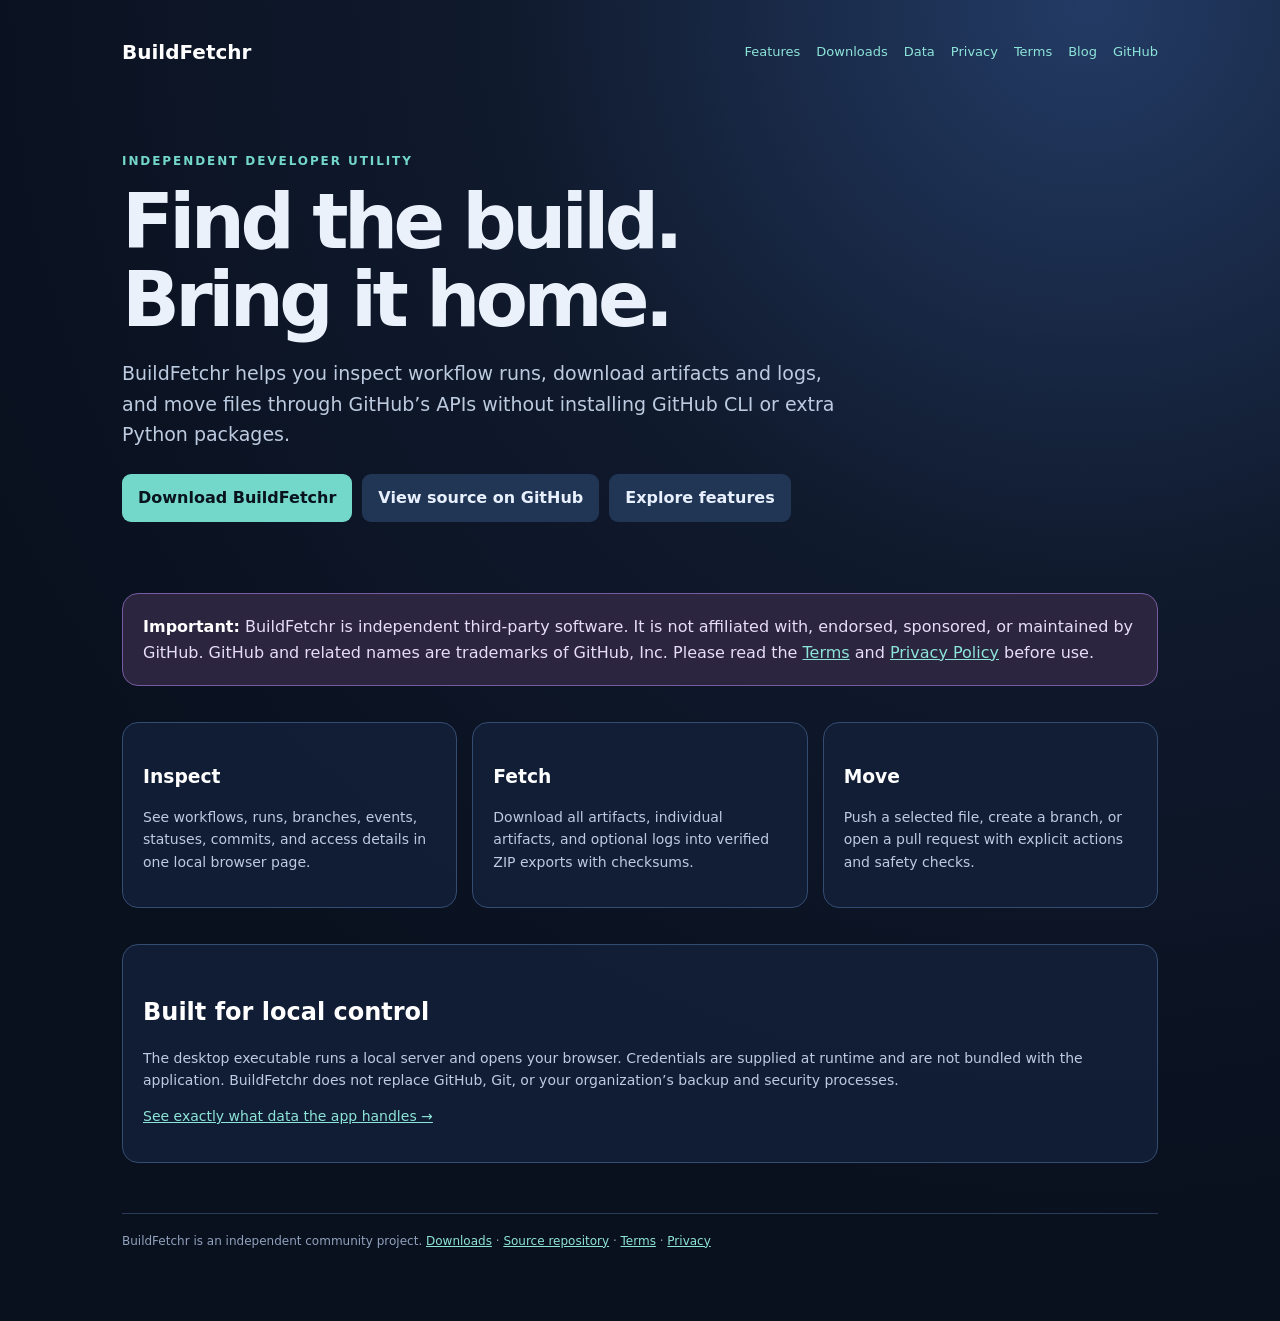
<file: docs/index.html>
<!doctype html>
<html lang="en">
<head>
  <meta charset="utf-8">
  <meta name="viewport" content="width=device-width,initial-scale=1">
  <title>BuildFetchr — independent build utility</title>
  <link rel="stylesheet" href="style.css">
</head>
<body>
  <div class="shell">
    <nav>
      <a href="index.html"><strong>BuildFetchr</strong></a>
      <span>
        <a href="features.html">Features</a>
        <a href="releases.html">Downloads</a>
        <a href="data.html">Data</a>
        <a href="privacy.html">Privacy</a>
        <a href="terms.html">Terms</a>
        <a href="blog/index.html">Blog</a>
        <a href="https://github.com/TITANICBHAI/BuildFetchr">GitHub</a>
      </span>
    </nav>
    <section class="hero">
      <div class="eyebrow">Independent developer utility</div>
      <h1>Find the build.<br>Bring it home.</h1>
      <p class="lead">BuildFetchr helps you inspect workflow runs, download artifacts and logs, and move files through GitHub’s APIs without installing GitHub CLI or extra Python packages.</p>
      <div class="cta">
        <a class="button" href="releases.html">Download BuildFetchr</a>
        <a class="button secondary" href="https://github.com/TITANICBHAI/BuildFetchr">View source on GitHub</a>
        <a class="button secondary" href="features.html">Explore features</a>
      </div>
    </section>
    <div class="notice"><strong>Important:</strong> BuildFetchr is independent third-party software. It is not affiliated with, endorsed, sponsored, or maintained by GitHub. GitHub and related names are trademarks of GitHub, Inc. Please read the <a href="terms.html">Terms</a> and <a href="privacy.html">Privacy Policy</a> before use.</div>
    <div class="grid">
      <article class="card"><h3>Inspect</h3><p>See workflows, runs, branches, events, statuses, commits, and access details in one local browser page.</p></article>
      <article class="card"><h3>Fetch</h3><p>Download all artifacts, individual artifacts, and optional logs into verified ZIP exports with checksums.</p></article>
      <article class="card"><h3>Move</h3><p>Push a selected file, create a branch, or open a pull request with explicit actions and safety checks.</p></article>
    </div>
    <section class="card"><h2>Built for local control</h2><p>The desktop executable runs a local server and opens your browser. Credentials are supplied at runtime and are not bundled with the application. BuildFetchr does not replace GitHub, Git, or your organization’s backup and security processes.</p><p><a href="data.html">See exactly what data the app handles →</a></p></section>
    <footer>BuildFetchr is an independent community project. <a href="releases.html">Downloads</a> · <a href="https://github.com/TITANICBHAI/BuildFetchr">Source repository</a> · <a href="terms.html">Terms</a> · <a href="privacy.html">Privacy</a></footer>
  </div>
</body>
</html>
</file>
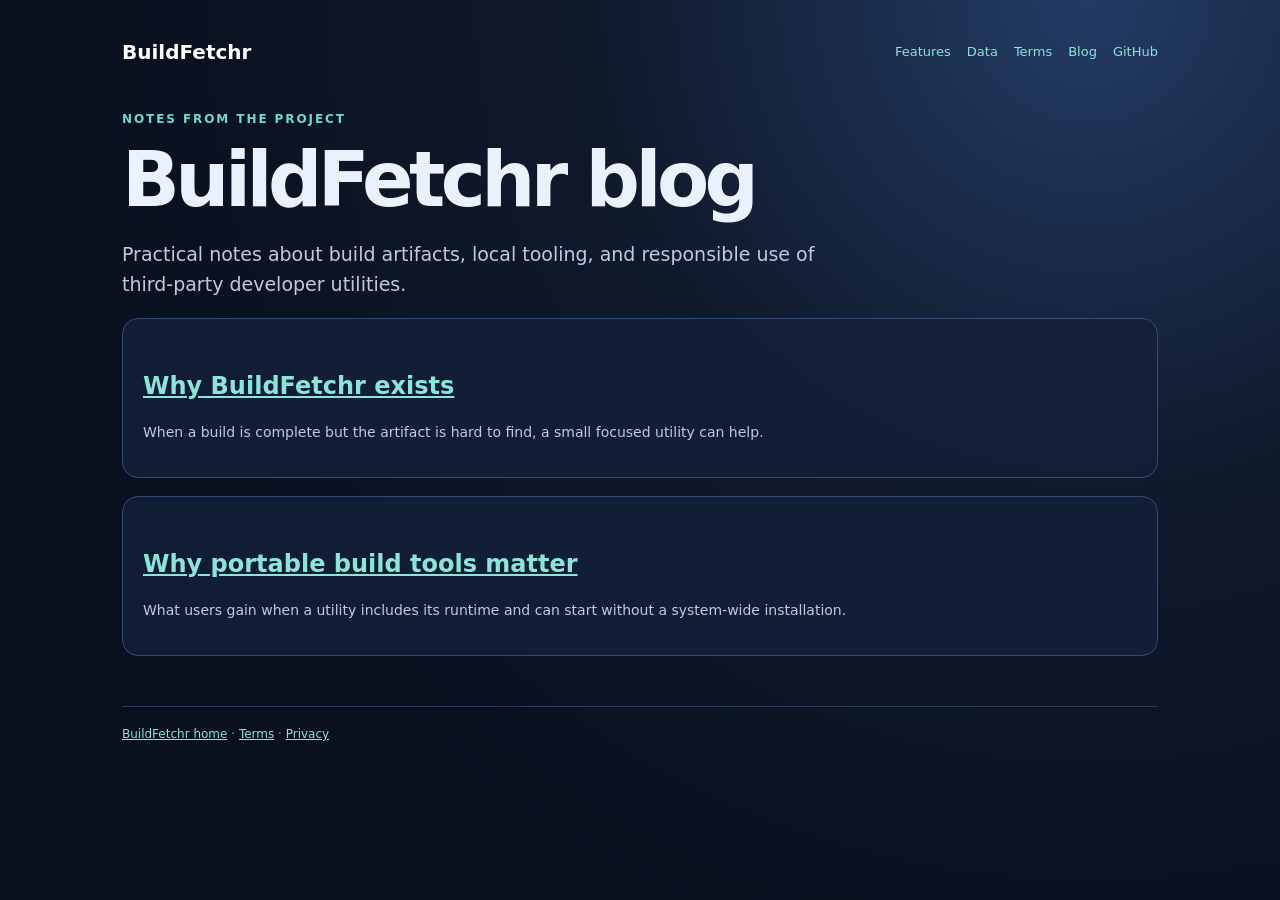
<file: docs/blog/index.html>
<!doctype html>
<html lang="en"><head><meta charset="utf-8"><meta name="viewport" content="width=device-width,initial-scale=1"><title>Blog — BuildFetchr</title><link rel="stylesheet" href="../style.css"></head>
<body><div class="shell"><nav><a href="../index.html"><strong>BuildFetchr</strong></a><span><a href="../features.html">Features</a><a href="../data.html">Data</a><a href="../terms.html">Terms</a><a href="index.html">Blog</a><a href="https://github.com/TITANICBHAI/github-build-fetcher">GitHub</a></span></nav><div class="eyebrow">Notes from the project</div><h1>BuildFetchr blog</h1><p class="lead">Practical notes about build artifacts, local tooling, and responsible use of third-party developer utilities.</p><article class="card"><h2><a href="why-buildfetchr.html">Why BuildFetchr exists</a></h2><p>When a build is complete but the artifact is hard to find, a small focused utility can help.</p></article><article class="card"><h2><a href="portable-build-tools.html">Why portable build tools matter</a></h2><p>What users gain when a utility includes its runtime and can start without a system-wide installation.</p></article><footer><a href="../index.html">BuildFetchr home</a> · <a href="../terms.html">Terms</a> · <a href="../privacy.html">Privacy</a></footer></div></body></html>
</file>
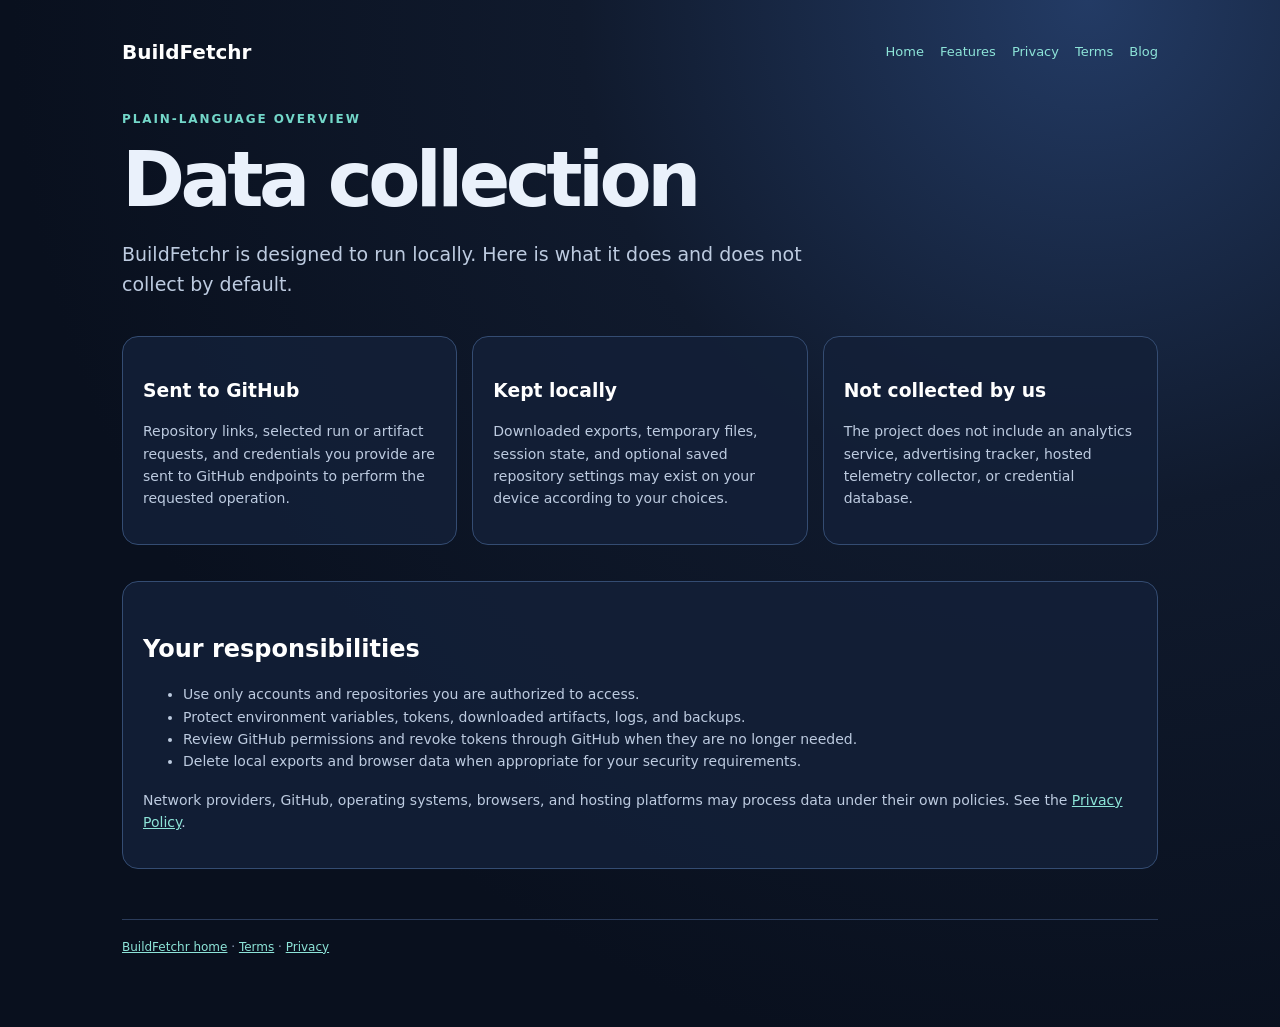
<file: docs/data.html>
<!doctype html>
<html lang="en"><head><meta charset="utf-8"><meta name="viewport" content="width=device-width,initial-scale=1"><title>Data collection — BuildFetchr</title><link rel="stylesheet" href="style.css"></head>
<body><div class="shell"><nav><a href="index.html"><strong>BuildFetchr</strong></a><span><a href="index.html">Home</a><a href="features.html">Features</a><a href="privacy.html">Privacy</a><a href="terms.html">Terms</a><a href="blog/index.html">Blog</a></span></nav><div class="eyebrow">Plain-language overview</div><h1>Data collection</h1><p class="lead">BuildFetchr is designed to run locally. Here is what it does and does not collect by default.</p><div class="grid"><article class="card"><h3>Sent to GitHub</h3><p>Repository links, selected run or artifact requests, and credentials you provide are sent to GitHub endpoints to perform the requested operation.</p></article><article class="card"><h3>Kept locally</h3><p>Downloaded exports, temporary files, session state, and optional saved repository settings may exist on your device according to your choices.</p></article><article class="card"><h3>Not collected by us</h3><p>The project does not include an analytics service, advertising tracker, hosted telemetry collector, or credential database.</p></article></div><section class="card"><h2>Your responsibilities</h2><ul><li>Use only accounts and repositories you are authorized to access.</li><li>Protect environment variables, tokens, downloaded artifacts, logs, and backups.</li><li>Review GitHub permissions and revoke tokens through GitHub when they are no longer needed.</li><li>Delete local exports and browser data when appropriate for your security requirements.</li></ul><p class="muted">Network providers, GitHub, operating systems, browsers, and hosting platforms may process data under their own policies. See the <a href="privacy.html">Privacy Policy</a>.</p></section><footer><a href="index.html">BuildFetchr home</a> · <a href="terms.html">Terms</a> · <a href="privacy.html">Privacy</a></footer></div></body></html>
</file>
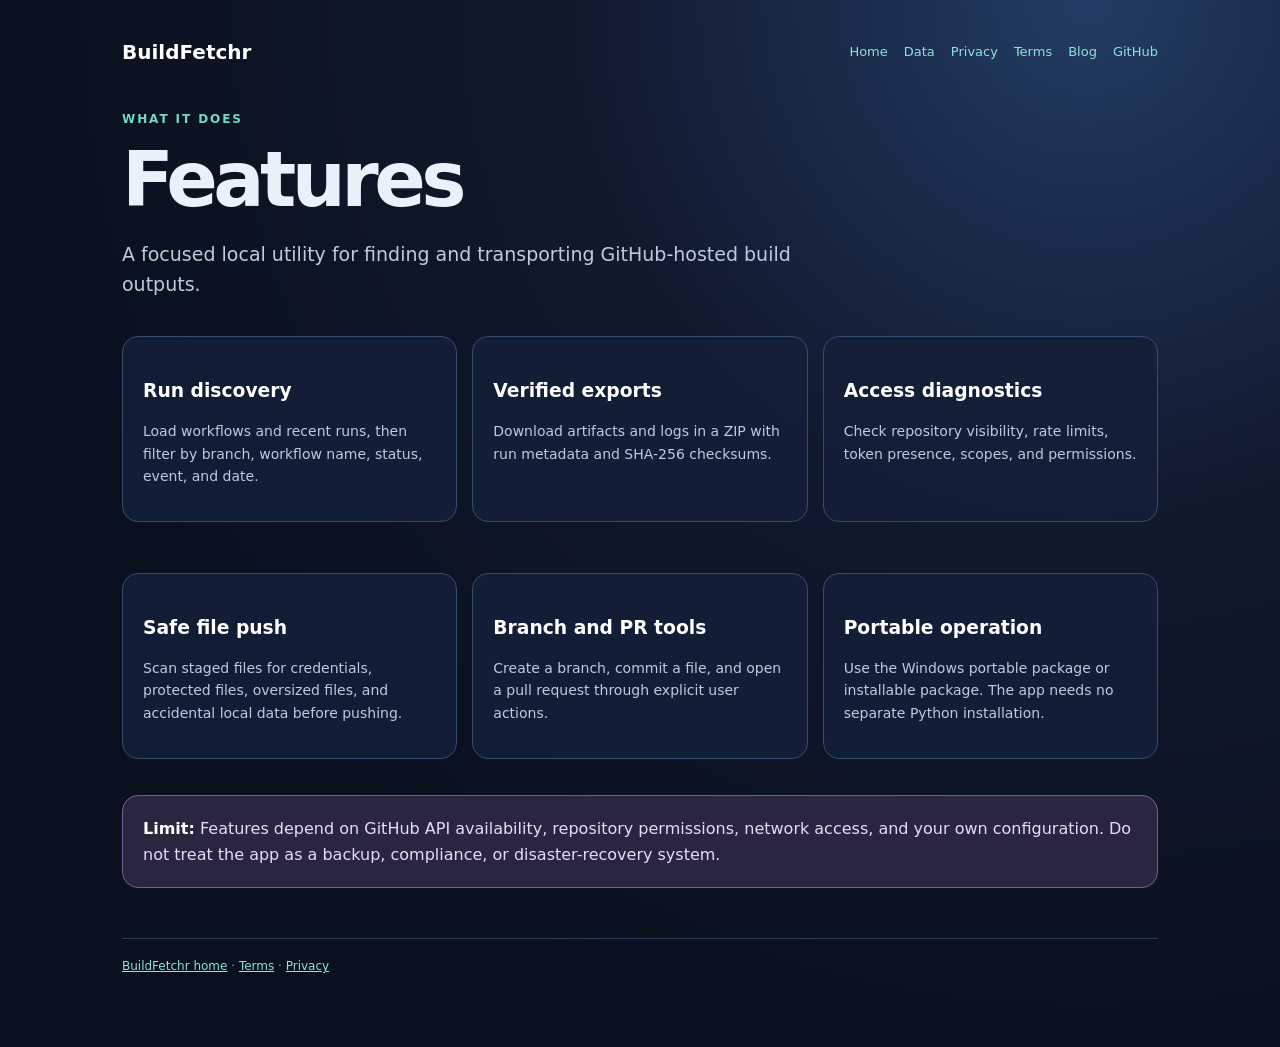
<file: docs/features.html>
<!doctype html>
<html lang="en"><head><meta charset="utf-8"><meta name="viewport" content="width=device-width,initial-scale=1"><title>Features — BuildFetchr</title><link rel="stylesheet" href="style.css"></head>
<body><div class="shell"><nav><a href="index.html"><strong>BuildFetchr</strong></a><span><a href="index.html">Home</a><a href="data.html">Data</a><a href="privacy.html">Privacy</a><a href="terms.html">Terms</a><a href="blog/index.html">Blog</a><a href="https://github.com/TITANICBHAI/github-build-fetcher">GitHub</a></span></nav><div class="eyebrow">What it does</div><h1>Features</h1><p class="lead">A focused local utility for finding and transporting GitHub-hosted build outputs.</p><div class="grid"><article class="card"><h3>Run discovery</h3><p>Load workflows and recent runs, then filter by branch, workflow name, status, event, and date.</p></article><article class="card"><h3>Verified exports</h3><p>Download artifacts and logs in a ZIP with run metadata and SHA-256 checksums.</p></article><article class="card"><h3>Access diagnostics</h3><p>Check repository visibility, rate limits, token presence, scopes, and permissions.</p></article><article class="card"><h3>Safe file push</h3><p>Scan staged files for credentials, protected files, oversized files, and accidental local data before pushing.</p></article><article class="card"><h3>Branch and PR tools</h3><p>Create a branch, commit a file, and open a pull request through explicit user actions.</p></article><article class="card"><h3>Portable operation</h3><p>Use the Windows portable package or installable package. The app needs no separate Python installation.</p></article></div><div class="notice"><strong>Limit:</strong> Features depend on GitHub API availability, repository permissions, network access, and your own configuration. Do not treat the app as a backup, compliance, or disaster-recovery system.</div><footer><a href="index.html">BuildFetchr home</a> · <a href="terms.html">Terms</a> · <a href="privacy.html">Privacy</a></footer></div></body></html>
</file>
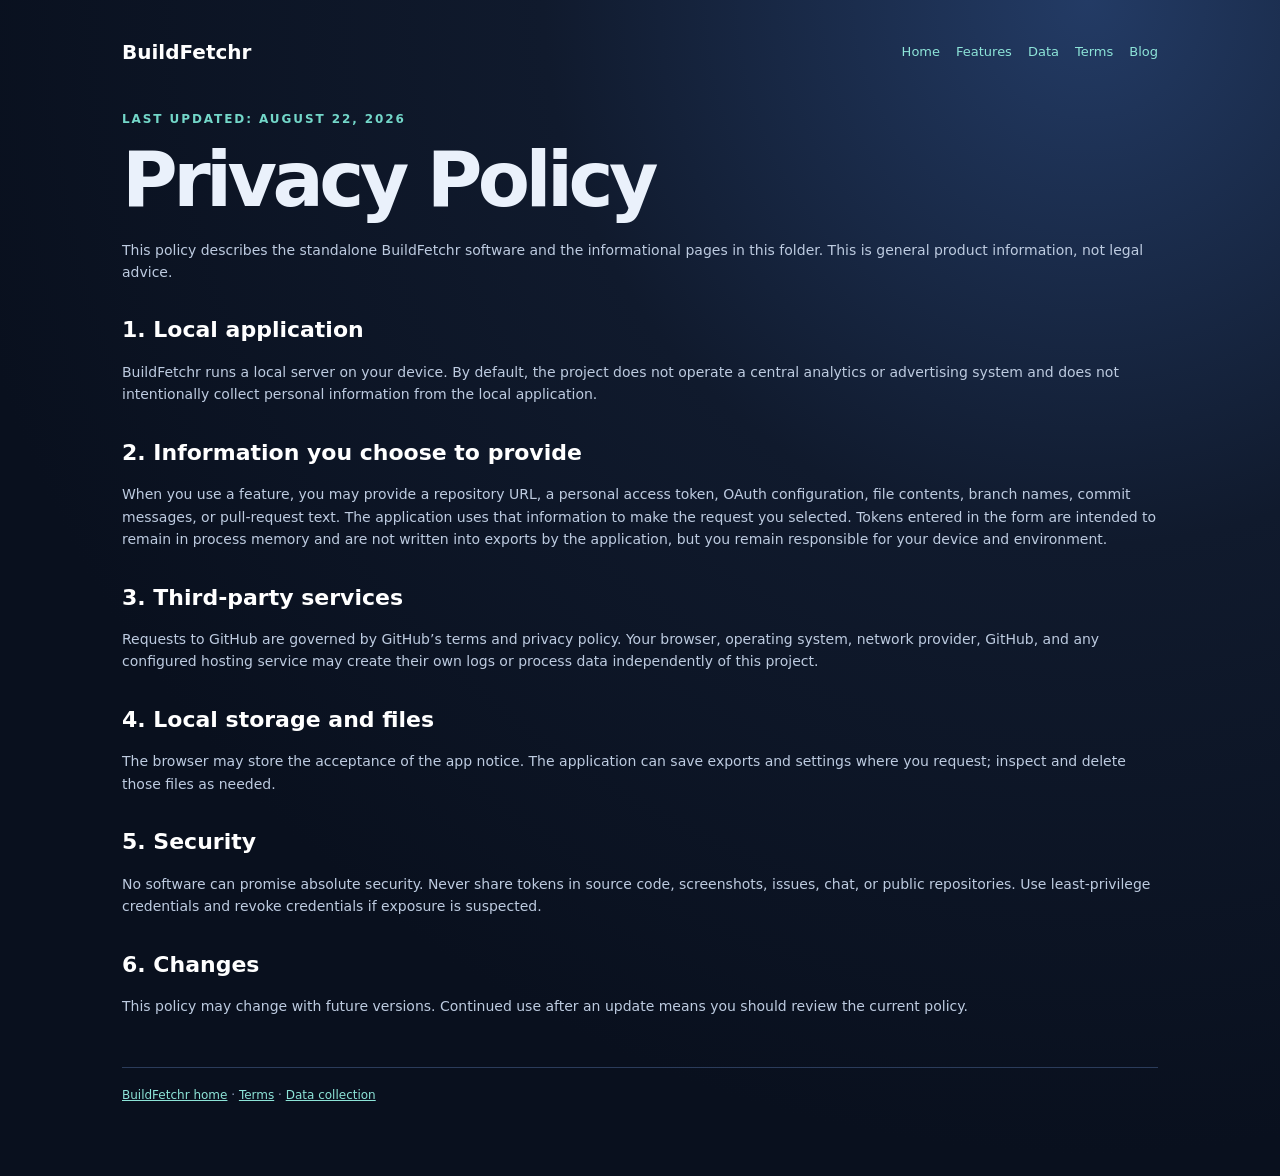
<file: docs/privacy.html>
<!doctype html>
<html lang="en"><head><meta charset="utf-8"><meta name="viewport" content="width=device-width,initial-scale=1"><title>Privacy Policy — BuildFetchr</title><link rel="stylesheet" href="style.css"></head>
<body><div class="shell"><nav><a href="index.html"><strong>BuildFetchr</strong></a><span><a href="index.html">Home</a><a href="features.html">Features</a><a href="data.html">Data</a><a href="terms.html">Terms</a><a href="blog/index.html">Blog</a></span></nav><div class="eyebrow">Last updated: August 22, 2026</div><h1>Privacy Policy</h1><div class="legal"><p>This policy describes the standalone BuildFetchr software and the informational pages in this folder. This is general product information, not legal advice.</p><h2>1. Local application</h2><p>BuildFetchr runs a local server on your device. By default, the project does not operate a central analytics or advertising system and does not intentionally collect personal information from the local application.</p><h2>2. Information you choose to provide</h2><p>When you use a feature, you may provide a repository URL, a personal access token, OAuth configuration, file contents, branch names, commit messages, or pull-request text. The application uses that information to make the request you selected. Tokens entered in the form are intended to remain in process memory and are not written into exports by the application, but you remain responsible for your device and environment.</p><h2>3. Third-party services</h2><p>Requests to GitHub are governed by GitHub’s terms and privacy policy. Your browser, operating system, network provider, GitHub, and any configured hosting service may create their own logs or process data independently of this project.</p><h2>4. Local storage and files</h2><p>The browser may store the acceptance of the app notice. The application can save exports and settings where you request; inspect and delete those files as needed.</p><h2>5. Security</h2><p>No software can promise absolute security. Never share tokens in source code, screenshots, issues, chat, or public repositories. Use least-privilege credentials and revoke credentials if exposure is suspected.</p><h2>6. Changes</h2><p>This policy may change with future versions. Continued use after an update means you should review the current policy.</p></div><footer><a href="index.html">BuildFetchr home</a> · <a href="terms.html">Terms</a> · <a href="data.html">Data collection</a></footer></div></body></html>
</file>
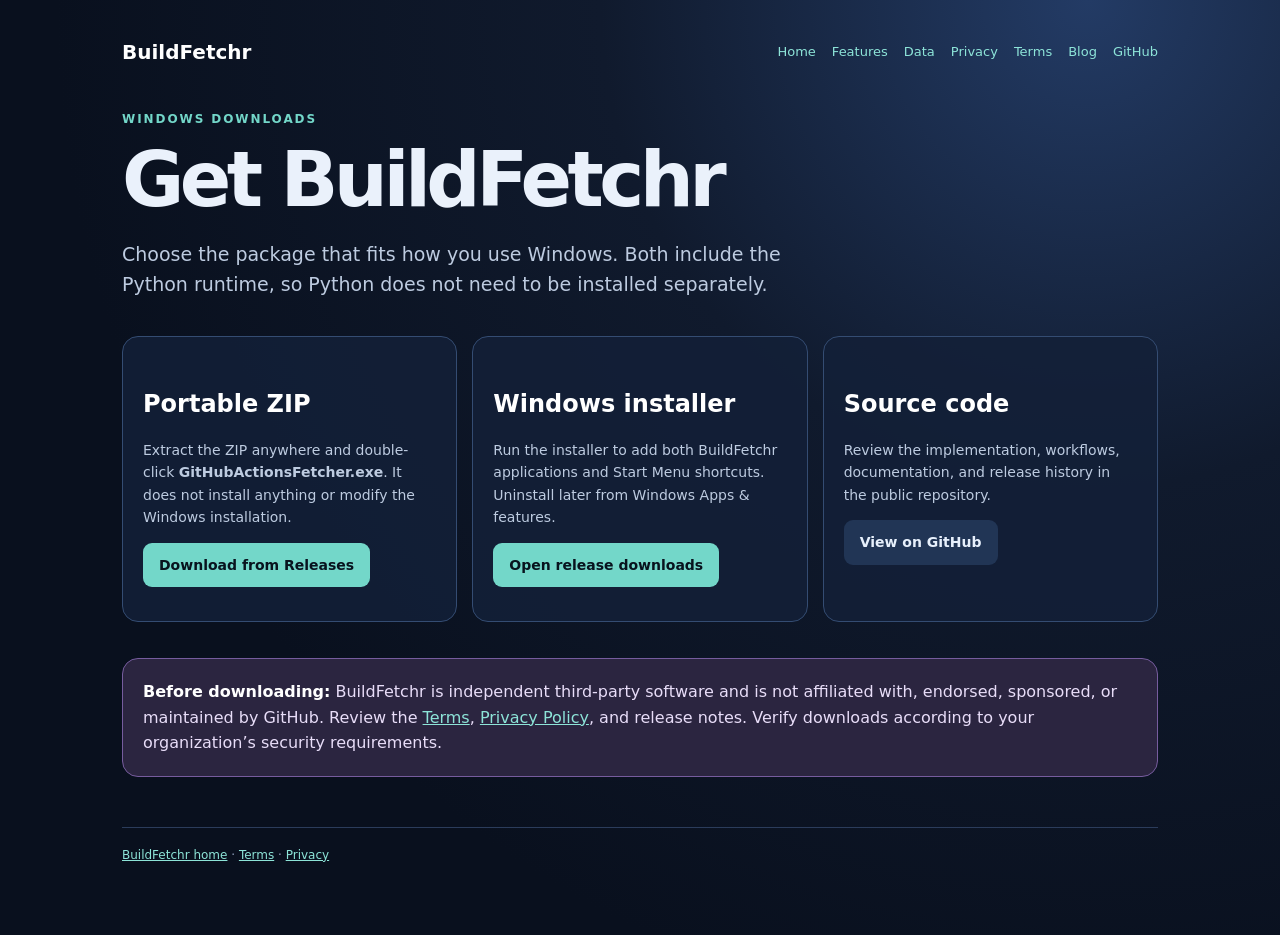
<file: docs/releases.html>
<!doctype html>
<html lang="en">
<head>
  <meta charset="utf-8">
  <meta name="viewport" content="width=device-width,initial-scale=1">
  <title>Downloads — BuildFetchr</title>
  <link rel="stylesheet" href="style.css">
</head>
<body>
  <div class="shell">
    <nav>
      <a href="index.html"><strong>BuildFetchr</strong></a>
      <span><a href="index.html">Home</a><a href="features.html">Features</a><a href="data.html">Data</a><a href="privacy.html">Privacy</a><a href="terms.html">Terms</a><a href="blog/index.html">Blog</a><a href="https://github.com/TITANICBHAI/BuildFetchr">GitHub</a></span>
    </nav>
    <div class="eyebrow">Windows downloads</div>
    <h1>Get BuildFetchr</h1>
    <p class="lead">Choose the package that fits how you use Windows. Both include the Python runtime, so Python does not need to be installed separately.</p>
    <div class="grid">
      <article class="card"><h2>Portable ZIP</h2><p>Extract the ZIP anywhere and double-click <strong>GitHubActionsFetcher.exe</strong>. It does not install anything or modify the Windows installation.</p><p><a class="button" href="https://github.com/TITANICBHAI/BuildFetchr/releases">Download from Releases</a></p></article>
      <article class="card"><h2>Windows installer</h2><p>Run the installer to add both BuildFetchr applications and Start Menu shortcuts. Uninstall later from Windows Apps &amp; features.</p><p><a class="button" href="https://github.com/TITANICBHAI/BuildFetchr/releases">Open release downloads</a></p></article>
      <article class="card"><h2>Source code</h2><p>Review the implementation, workflows, documentation, and release history in the public repository.</p><p><a class="button secondary" href="https://github.com/TITANICBHAI/BuildFetchr">View on GitHub</a></p></article>
    </div>
    <div class="notice"><strong>Before downloading:</strong> BuildFetchr is independent third-party software and is not affiliated with, endorsed, sponsored, or maintained by GitHub. Review the <a href="terms.html">Terms</a>, <a href="privacy.html">Privacy Policy</a>, and release notes. Verify downloads according to your organization’s security requirements.</div>
    <footer><a href="index.html">BuildFetchr home</a> · <a href="terms.html">Terms</a> · <a href="privacy.html">Privacy</a></footer>
  </div>
</body>
</html>
</file>
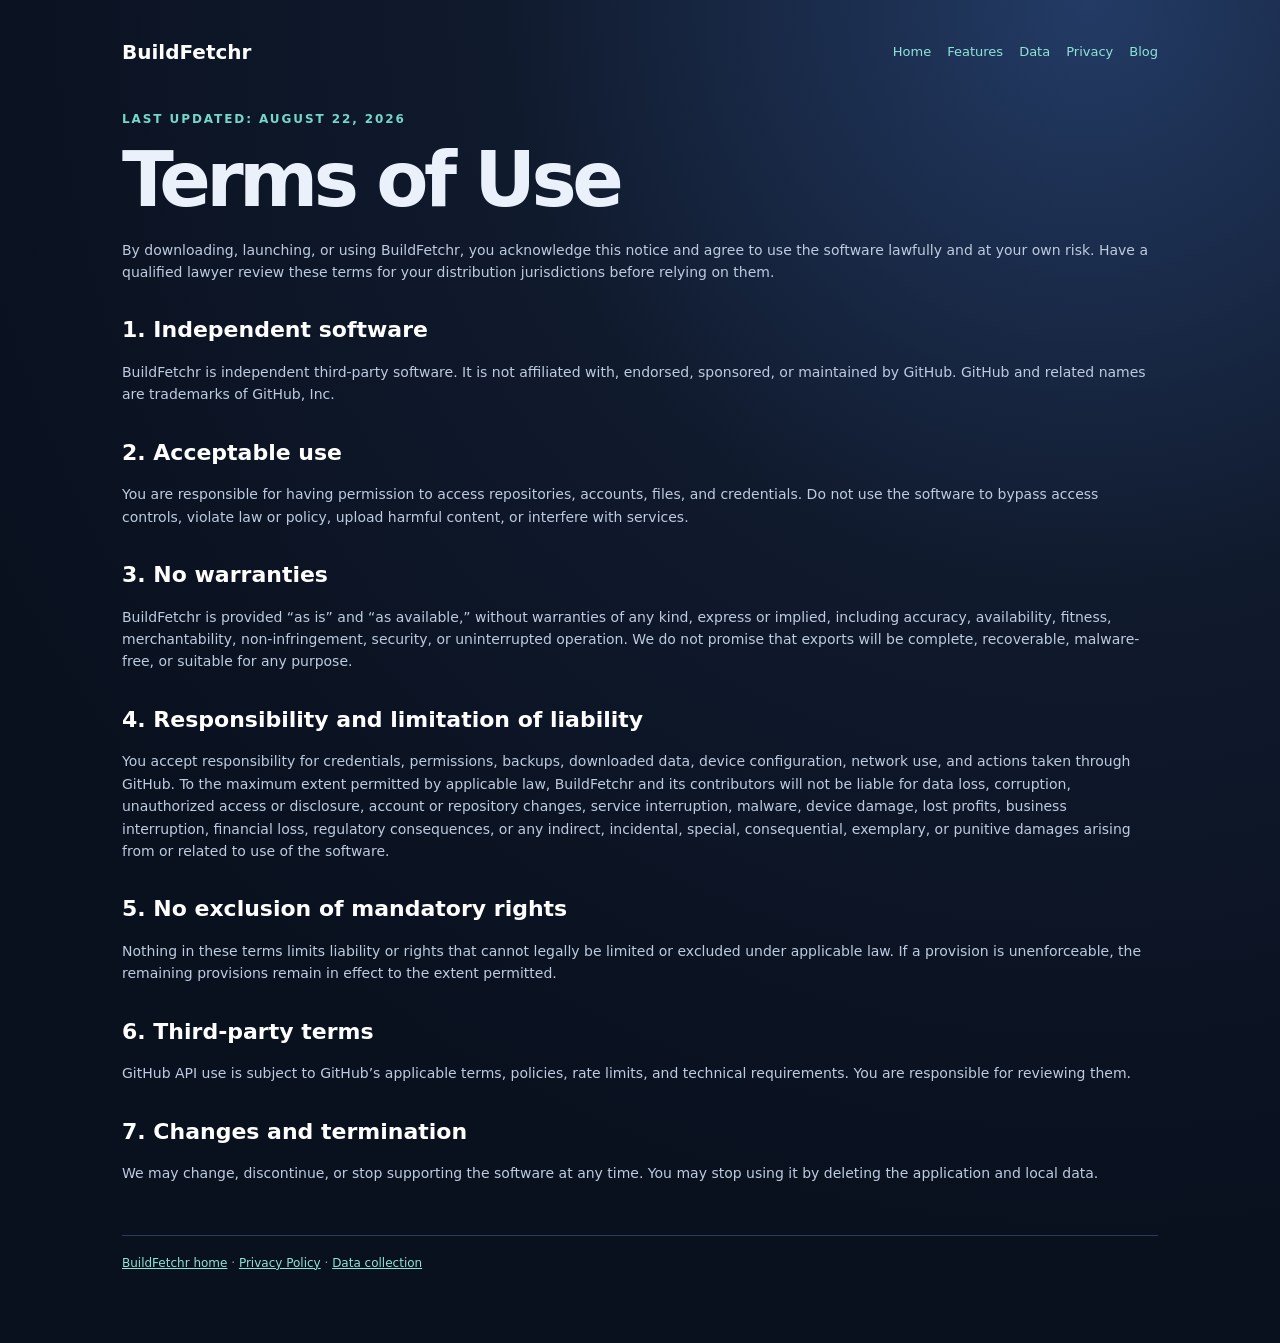
<file: docs/terms.html>
<!doctype html>
<html lang="en"><head><meta charset="utf-8"><meta name="viewport" content="width=device-width,initial-scale=1"><title>Terms of Use — BuildFetchr</title><link rel="stylesheet" href="style.css"></head>
<body><div class="shell"><nav><a href="index.html"><strong>BuildFetchr</strong></a><span><a href="index.html">Home</a><a href="features.html">Features</a><a href="data.html">Data</a><a href="privacy.html">Privacy</a><a href="blog/index.html">Blog</a></span></nav><div class="eyebrow">Last updated: August 22, 2026</div><h1>Terms of Use</h1><div class="legal"><p>By downloading, launching, or using BuildFetchr, you acknowledge this notice and agree to use the software lawfully and at your own risk. Have a qualified lawyer review these terms for your distribution jurisdictions before relying on them.</p><h2>1. Independent software</h2><p>BuildFetchr is independent third-party software. It is not affiliated with, endorsed, sponsored, or maintained by GitHub. GitHub and related names are trademarks of GitHub, Inc.</p><h2>2. Acceptable use</h2><p>You are responsible for having permission to access repositories, accounts, files, and credentials. Do not use the software to bypass access controls, violate law or policy, upload harmful content, or interfere with services.</p><h2>3. No warranties</h2><p>BuildFetchr is provided “as is” and “as available,” without warranties of any kind, express or implied, including accuracy, availability, fitness, merchantability, non-infringement, security, or uninterrupted operation. We do not promise that exports will be complete, recoverable, malware-free, or suitable for any purpose.</p><h2>4. Responsibility and limitation of liability</h2><p>You accept responsibility for credentials, permissions, backups, downloaded data, device configuration, network use, and actions taken through GitHub. To the maximum extent permitted by applicable law, BuildFetchr and its contributors will not be liable for data loss, corruption, unauthorized access or disclosure, account or repository changes, service interruption, malware, device damage, lost profits, business interruption, financial loss, regulatory consequences, or any indirect, incidental, special, consequential, exemplary, or punitive damages arising from or related to use of the software.</p><h2>5. No exclusion of mandatory rights</h2><p>Nothing in these terms limits liability or rights that cannot legally be limited or excluded under applicable law. If a provision is unenforceable, the remaining provisions remain in effect to the extent permitted.</p><h2>6. Third-party terms</h2><p>GitHub API use is subject to GitHub’s applicable terms, policies, rate limits, and technical requirements. You are responsible for reviewing them.</p><h2>7. Changes and termination</h2><p>We may change, discontinue, or stop supporting the software at any time. You may stop using it by deleting the application and local data.</p></div><footer><a href="index.html">BuildFetchr home</a> · <a href="privacy.html">Privacy Policy</a> · <a href="data.html">Data collection</a></footer></div></body></html>
</file>
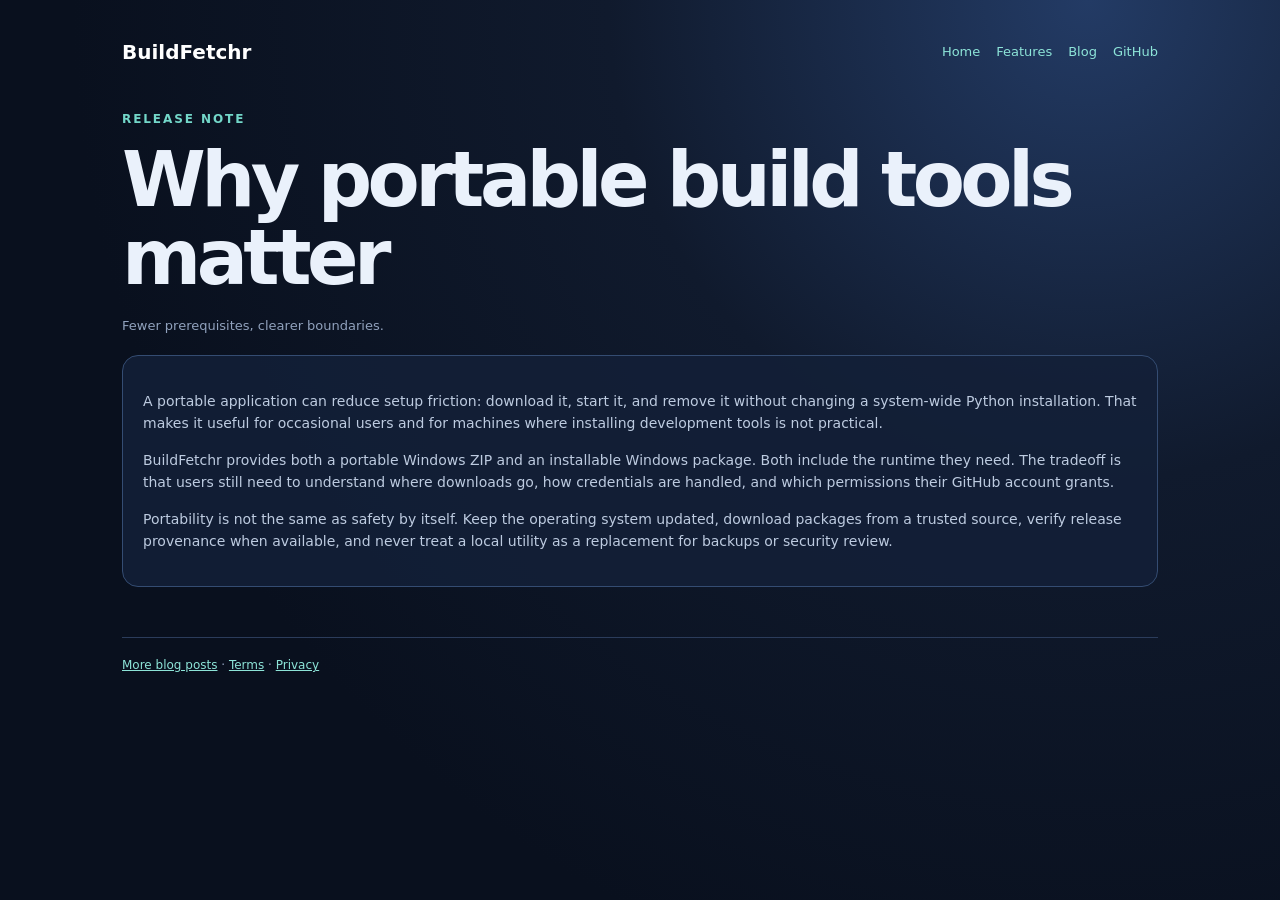
<file: docs/blog/portable-build-tools.html>
<!doctype html>
<html lang="en"><head><meta charset="utf-8"><meta name="viewport" content="width=device-width,initial-scale=1"><title>Why portable build tools matter — BuildFetchr</title><link rel="stylesheet" href="../style.css"></head>
<body><div class="shell"><nav><a href="../index.html"><strong>BuildFetchr</strong></a><span><a href="../index.html">Home</a><a href="../features.html">Features</a><a href="index.html">Blog</a><a href="https://github.com/TITANICBHAI/github-build-fetcher">GitHub</a></span></nav><div class="eyebrow">Release note</div><h1>Why portable build tools matter</h1><p class="muted">Fewer prerequisites, clearer boundaries.</p><article class="card"><p>A portable application can reduce setup friction: download it, start it, and remove it without changing a system-wide Python installation. That makes it useful for occasional users and for machines where installing development tools is not practical.</p><p>BuildFetchr provides both a portable Windows ZIP and an installable Windows package. Both include the runtime they need. The tradeoff is that users still need to understand where downloads go, how credentials are handled, and which permissions their GitHub account grants.</p><p>Portability is not the same as safety by itself. Keep the operating system updated, download packages from a trusted source, verify release provenance when available, and never treat a local utility as a replacement for backups or security review.</p></article><footer><a href="index.html">More blog posts</a> · <a href="../terms.html">Terms</a> · <a href="../privacy.html">Privacy</a></footer></div></body></html>
</file>
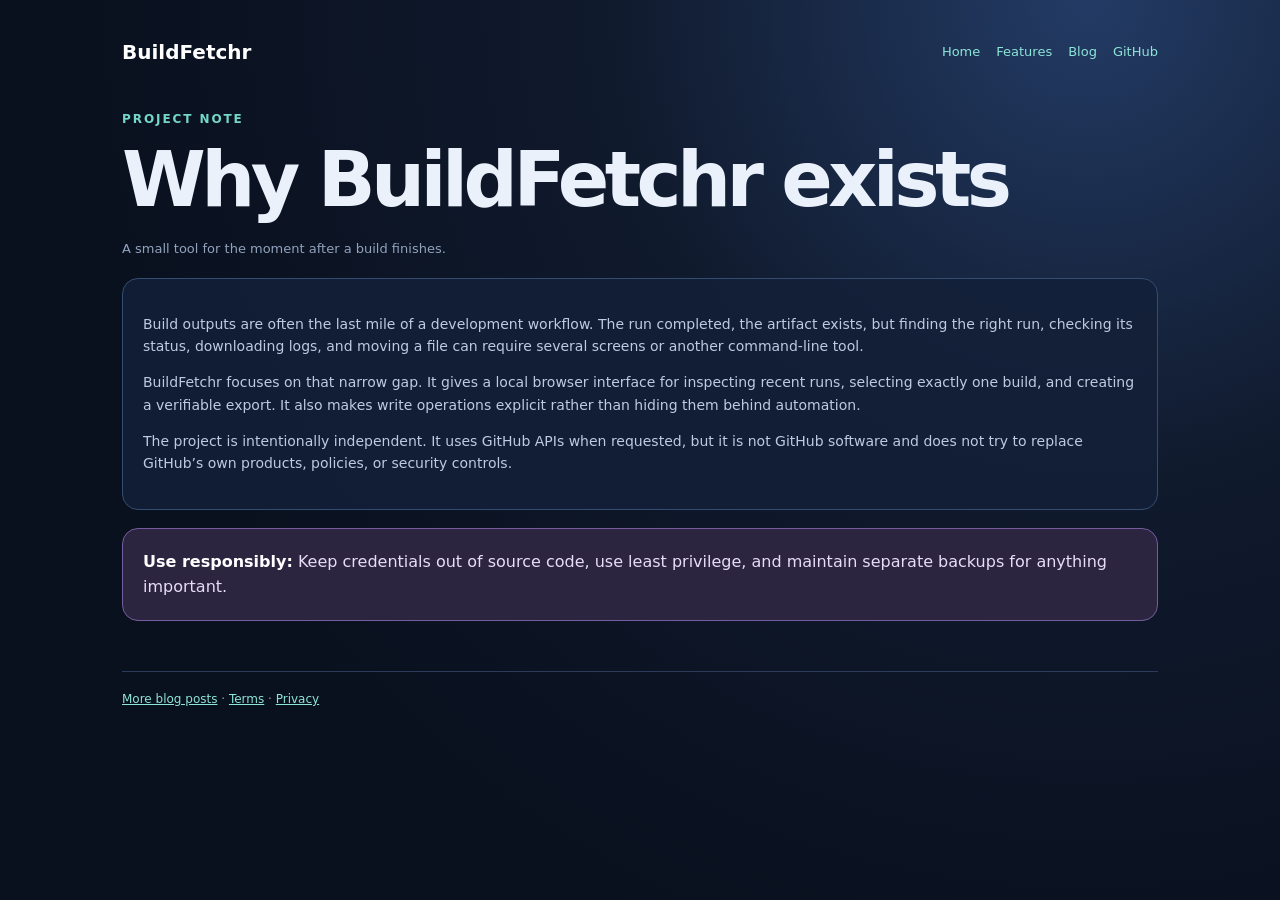
<file: docs/blog/why-buildfetchr.html>
<!doctype html>
<html lang="en"><head><meta charset="utf-8"><meta name="viewport" content="width=device-width,initial-scale=1"><title>Why BuildFetchr exists — BuildFetchr</title><link rel="stylesheet" href="../style.css"></head>
<body><div class="shell"><nav><a href="../index.html"><strong>BuildFetchr</strong></a><span><a href="../index.html">Home</a><a href="../features.html">Features</a><a href="index.html">Blog</a><a href="https://github.com/TITANICBHAI/github-build-fetcher">GitHub</a></span></nav><div class="eyebrow">Project note</div><h1>Why BuildFetchr exists</h1><p class="muted">A small tool for the moment after a build finishes.</p><article class="card"><p>Build outputs are often the last mile of a development workflow. The run completed, the artifact exists, but finding the right run, checking its status, downloading logs, and moving a file can require several screens or another command-line tool.</p><p>BuildFetchr focuses on that narrow gap. It gives a local browser interface for inspecting recent runs, selecting exactly one build, and creating a verifiable export. It also makes write operations explicit rather than hiding them behind automation.</p><p>The project is intentionally independent. It uses GitHub APIs when requested, but it is not GitHub software and does not try to replace GitHub’s own products, policies, or security controls.</p></article><div class="notice"><strong>Use responsibly:</strong> Keep credentials out of source code, use least privilege, and maintain separate backups for anything important.</div><footer><a href="index.html">More blog posts</a> · <a href="../terms.html">Terms</a> · <a href="../privacy.html">Privacy</a></footer></div></body></html>
</file>
<file: docs/style.css>
:root{font-family:Inter,ui-sans-serif,system-ui,-apple-system,BlinkMacSystemFont,"Segoe UI",sans-serif;color:#eaf1fb;background:#09101e;line-height:1.6}
*{box-sizing:border-box}body{margin:0;background:radial-gradient(circle at 85% 0,#233b65 0,#101a2d 34%,#09101e 72%);min-height:100vh}
a{color:#8de4d8}a:hover{color:#fff}.shell{max-width:1080px;margin:auto;padding:28px 22px 70px}
nav{display:flex;align-items:center;justify-content:space-between;gap:18px;padding:8px 0 42px}nav a{text-decoration:none}nav strong{font-size:20px;color:#fff}nav span{display:flex;gap:16px;flex-wrap:wrap;font-size:13px}
.eyebrow{color:#73d7c9;font-size:12px;font-weight:800;letter-spacing:.16em;text-transform:uppercase}h1{font-size:clamp(40px,7vw,76px);line-height:1.02;letter-spacing:-.06em;margin:12px 0 20px}h2{line-height:1.15;margin-top:34px;color:#fff}h3{color:#fff;margin-bottom:6px}.lead{max-width:720px;font-size:19px;color:#bdcbe0}
.hero{padding:42px 0 28px}.cta{display:flex;gap:10px;flex-wrap:wrap;margin:25px 0}.button{display:inline-block;background:#73d7c9;color:#08131e;border-radius:9px;padding:11px 16px;font-weight:800;text-decoration:none}.button.secondary{background:#213555;color:#e7f0fc}
.notice,.card{background:#132038dd;border:1px solid #344c72;border-radius:16px;padding:20px;margin:18px 0}.notice{border-color:#765c9e;background:#2b2540;color:#e8ddf8}.notice strong{color:#fff}
.grid{display:grid;grid-template-columns:repeat(3,1fr);gap:15px}.card p,.card li{color:#bdcbe0;font-size:14px}.muted{color:#91a2bd;font-size:13px}.legal{font-size:14px;color:#bdcbe0}.legal h2{font-size:22px}.legal li{margin:8px 0}
footer{border-top:1px solid #2b3c5b;margin-top:50px;padding-top:18px;color:#91a2bd;font-size:12px}@media(max-width:760px){nav{align-items:flex-start;flex-direction:column;padding-bottom:20px}.grid{grid-template-columns:1fr}}
</file>
